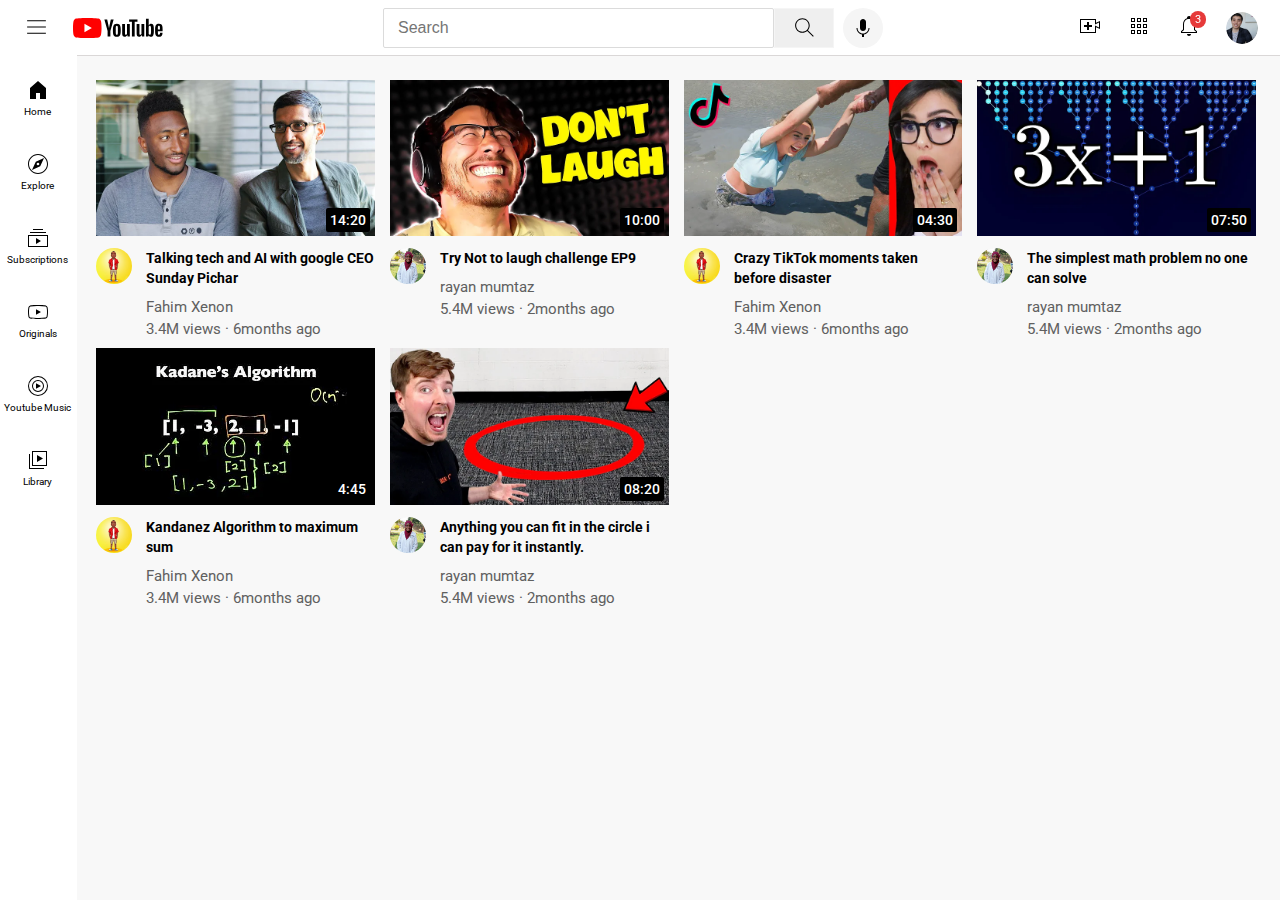
<file: index.html>
<!DOCTYPE html>
<html>
    <head>
        <title>youtube.com clone</title>

        <link rel="preconnect" href="https://fonts.googleapis.com">
        <link rel="preconnect" href="https://fonts.gstatic.com" crossorigin>
        <link href="https://fonts.googleapis.com/css2?family=Roboto:ital,wght@0,500;0,700;0,900;1,400&display=swap" rel="stylesheet">

        <link rel="stylesheet" href="styles/general.css">
        <link rel="stylesheet" href="styles/header.css">
        <link rel="stylesheet" href="styles/video.css">
        <link rel="stylesheet" href="styles/sidebar.css">
    </head>
    <body>
        <header class="header">
            <div class="left-section">
                <img class="hamburger-menu" src="icons/hamburger-menu.svg" alt="">
                <img class="youtube-logo" src="icons/youtube-logo.svg" alt="">
            </div>
            <div class="middle-section">
                <input class="search_bar" type="text" placeholder="Search" >
                <button class="search-icon-button">
                    <img class="search-icon" src="icons/search.svg" alt="">
                    <div class="tooltip">Search</div>
                    <!--put a position absolute inside a position relative -->
                </button>
                <button class="voice-search-button">
                    <img class="voice-search-icon" src="icons/voice-search-icon.svg" alt="">
                    <div class="tooltip">voice search</div>
                </button>
            </div>
            <div class="right-section">
                <div class="upload-icon-container">
                    <img class="upload-icon" src="icons/upload.svg" alt="">
                    <div class="tooltip">Create</div>
                </div>
                <div class="youtube-apps-icon-container">
                    <img class="youtube-apps-icon" src="icons/youtube-apps.svg" alt="">
                    <div class="tooltip">More Apps</div>
                </div>
                
                <div class="notifications-icon-container">
                    <img class="notifications-icon" src="icons/notifications.svg" alt="">
                    <div class="notifications-count">3</div>
                    <div class="tooltip">Notifications</div>

                </div>
                <img class="current-user-picture" src="chanel pictures/my-channel.jpeg" alt="">
            </div>
        </header>

        <nav class="sidebar">
            <div class="sidebar-link">
                <img src="icons/home.svg" alt="">
                <div>Home</div>
            </div>
            <div class="sidebar-link">
                <img src="icons/explore.svg" alt="">
                <div>Explore</div>
            </div>
            <div class="sidebar-link">
                <img src="icons/subscriptions.svg" alt="">
                <div>Subscriptions</div>
            </div>
            <div class="sidebar-link">
                <img src="icons/originals.svg" alt="">
                <div>Originals</div>
            </div>
            <div class="sidebar-link">
                <img src="icons/youtube-music.svg" alt="">
                <div>Youtube Music</div>
            </div>
            <div class="sidebar-link">
                <img src="icons/library.svg" alt="">
                <div>Library</div>
            </div>
        </nav>

                    <!-- the input tag is used for the creation of search boxes 
                we can use the text and check box type for the input -->
        <main>
            <section class="video-grid">
                <div class="video_preview1">
        
                    <div class="thumbnail-row">
                        <img class="thumbnail1" src="thumbnails/thumbnail-1.webp" alt="">
                        <div class="video-time">14:20</div>
                    </div>
                    <div class="video-info-grid">
                        <div class="chanel-picture">
                            <img class="jafar" src="chanel pictures/jafar.jpg" alt="">
                        </div>
                        <div class="video-info">
                        <p class="video_title">
                            Talking tech and AI with google CEO Sunday Pichar
                        </p>
                        <p class="video_author">
                            Fahim Xenon
                        </p>
                        <p class="video_stats">
                            3.4M views &#183; 6months ago
                        </p>                 
                        </div> 
                    </div>      
                </div>
            
                <div class="video_preview2">
                    <!-- the input tag is used for the creation of search boxes 
                    we can use the text and check box type for the input -->
                    <div class="thumbnail-row">
                        <img class="thumbnail2" src="thumbnails/thumbnail-2.webp" alt="">
                        <div class="video-time">10:00</div>
                    </div>
                    <div class="video-info-grid">
                        <div class="chanel-picture">
                            <img class="rahmah" src="chanel pictures/Dr rahmah.jpg" alt="">
                        </div>
                        <div class="video-info">
                            <p class="video_title">
                                Try Not to laugh challenge EP9
                            </p>    
                            <p class="video_author">
                                rayan mumtaz
                            </p>
                            <p class="video_stats">
                                5.4M views &#183; 2months ago 
                            </p>
                        </div>
            
                    </div>
                </div>  
                
                <div class="video_preview1">
            
                    <div class="thumbnail-row">
                        <img class="thumbnail1" src="thumbnails/thumbnail-3.webp" alt="">
                        <div class="video-time">04:30</div>
                    </div>
                    <div class="video-info-grid">
                        <div class="chanel-picture">
                            <img class="jafar" src="chanel pictures/jafar.jpg" alt="">
                        </div>
                        <div class="video-info">
                        <p class="video_title">
                            Crazy TikTok moments taken before disaster
                        </p>
                        <p class="video_author">
                            Fahim Xenon
                        </p>
                        <p class="video_stats">
                            3.4M views &#183; 6months ago
                        </p>                 
                        </div> 
                    </div>      
                </div>
            
                <div class="video_preview2">
                    <!-- the input tag is used for the creation of search boxes 
                    we can use the text and check box type for the input -->
                    <div class="thumbnail-row">
                        <img class="thumbnail2" src="thumbnails/thumbnail-4.webp" alt="">
                        <div class="video-time">07:50</div>
                    </div>
                    <div class="video-info-grid">
                        <div class="chanel-picture">
                            <img class="rahmah" src="chanel pictures/Dr rahmah.jpg" alt="">
                        </div>
                        <div class="video-info">
                            <p class="video_title">
                                The simplest math problem no one can solve
                            </p>    
                            <p class="video_author">
                                rayan mumtaz
                            </p>
                            <p class="video_stats">
                                5.4M views &#183; 2months ago 
                            </p>
                        </div>
            
                    </div>
                </div>
                
                <div class="video_preview1">
            
                    <div class="thumbnail-row">
                        <img class="thumbnail1" src="thumbnails/thumbnail-5.webp" alt="">
                        <div class="video-time">4:45</div>
                    </div>
                    <div class="video-info-grid">
                        <div class="chanel-picture">
                            <img class="jafar" src="chanel pictures/jafar.jpg" alt="">
                        </div>
                        <div class="video-info">
                        <p class="video_title">
                            Kandanez Algorithm to maximum sum 
                        </p>
                        <p class="video_author">
                            Fahim Xenon
                        </p>
                        <p class="video_stats">
                            3.4M views &#183; 6months ago
                        </p>                 
                        </div> 
                    </div>      
                </div>
            
                <div class="video_preview2">
                    <!-- the input tag is used for the creation of search boxes 
                    we can use the text and check box type for the input -->
                    <div class="thumbnail-row">
                        <img class="thumbnail2" src="thumbnails/thumbnail-6.webp" alt="">
                        <div class="video-time">08:20</div>
                    </div>
                    <div class="video-info-grid">
                        <div class="chanel-picture">
                            <img class="rahmah" src="chanel pictures/Dr rahmah.jpg" alt="">
                        </div>
                        <div class="video-info">
                            <p class="video_title">
                                Anything you can fit in the circle i can pay for it instantly. 
                            </p>    
                            <p class="video_author">
                                rayan mumtaz
                            </p>
                            <p class="video_stats">
                                5.4M views &#183; 2months ago 
                            </p>
                        </div>
            
                    </div>
                </div>   
            </section>
        </main>
                            

    </body>
</html>
</file>
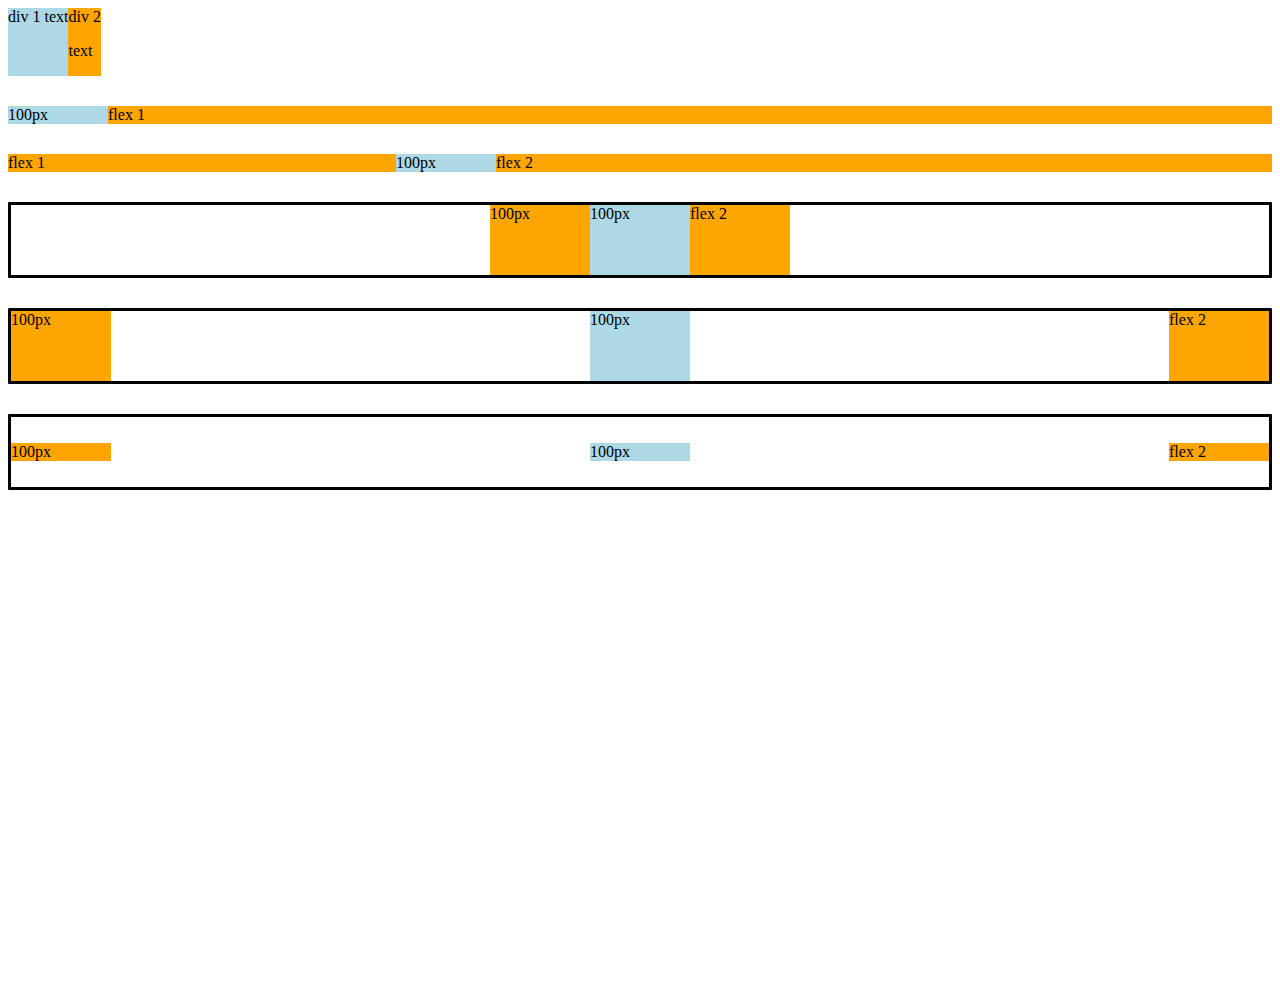
<file: flexbox.html>
<!DOCTYPE html>
<html>
    <head>
        <title>Flexbox Practice</title>
    </head>
    <body style="padding-bottom: 500px;">
        <div style="
            display: flex;
            flex-direction: row;
        ">
            <div style="background-color: lightblue;">div 1 text</div>
            <div style="background-color: orange;">div 2 <p>text</p></div>
        </div>
        <div style="
            margin-top: 30px;
            display: flex;
            flex-direction: row;
        ">
            <div style="background-color: lightblue; width: 100px;">100px</div>
            <div style="background-color: orange; flex: 1;">flex 1</div>
        </div>

        </div>
        <div style="
            margin-top: 30px;
            display: flex;
            flex-direction: row;
        ">
            <div style="background-color: orange; flex: 1;">flex 1</div>
            <div style="background-color: lightblue; width: 100px;">100px</div>
            <div style="background-color: orange; width: 100px; flex: 2;">flex 2</div>
        </div>

        <div style="
            height: 70px;
            border-radius: 1px;
            border-style: solid;
            border-color: black;
            margin-top: 30px;
            display: flex;
            flex-direction: row;
            justify-content: center;
        ">
        <div style="background-color: orange; width: 100px;">100px</div>
        <div style="background-color: lightblue; width: 100px;">100px</div>
        <div style="background-color: orange; width: 100px; ">flex 2</div>
        </div>

        <div style="
        height: 70px;
        border-radius: 1px;
        border-style: solid;
        border-color: black;
        margin-top: 30px;
        display: flex;
        flex-direction: row;
        justify-content: space-between;
        ">
        <div style="background-color: orange; width: 100px;">100px</div>
        <div style="background-color: lightblue; width: 100px;">100px</div>
        <div style="background-color: orange; width: 100px; ">flex 2</div>
        </div>

        <div style="
        height: 70px;
        border-radius: 1px;
        border-style: solid;
        border-color: black;
        margin-top: 30px;
        display: flex;
        flex-direction: row;
        align-items: center;
        justify-content: space-between;
        ">
        <div style="background-color: orange; width: 100px;">100px</div>
        <div style="background-color: lightblue; width: 100px;">100px</div>
        <div style="background-color: orange; width: 100px; ">flex 2</div>
        </div>
    </body>
</html>
</file>
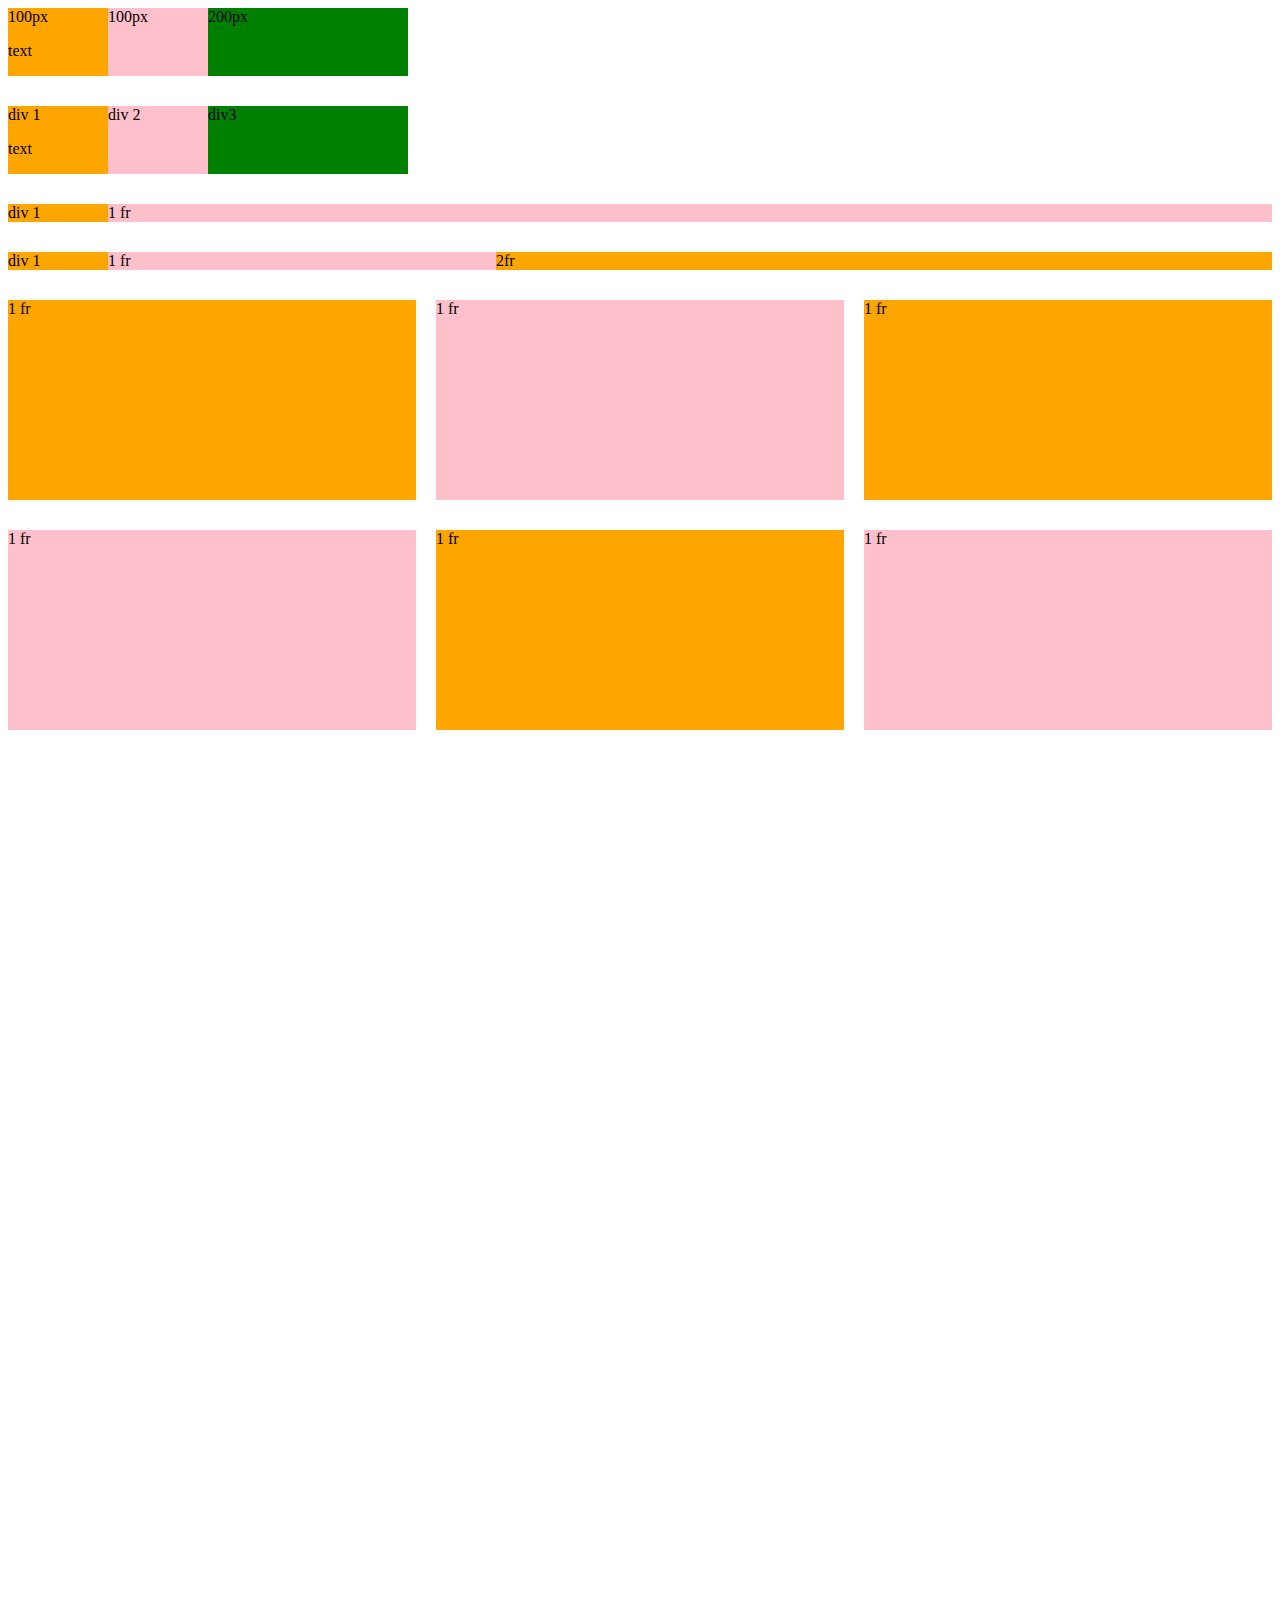
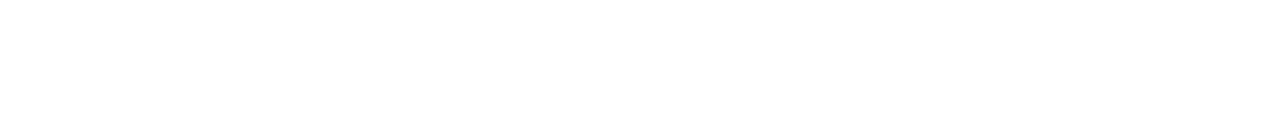
<file: grid.html>
<!DOCTYPE html>
<html >
<head>
    <title>Grid Practice</title>
</head>
<body style="padding-bottom: 1000px;">
    <div style="
    display: grid;
    grid-template-columns: 100px 100px 200px;
    ">
        <div style="background-color: orange;"> 100px <p>text</p></div>
        <div style="background-color: pink;"> 100px </div>
        <div style="background-color: green;"> 200px </div>
    </div>

    <div style="
        margin-top: 30px;
        display: grid;
        grid-template-columns: 100px 100px 200px;
        ">
            <div style="background-color: orange;"> div 1 <p>text</p></div>
            <div style="background-color: pink;">div 2</div>
            <div style="background-color: green;"> div3</div>
    </div> 

        <div style="
        margin-top: 30px;
        display: grid;
        grid-template-columns: 100px 1fr;
        ">
            <div style="background-color: orange;"> div 1 </div>
            <div style="background-color: pink;">1 fr</div>
        </div> 

        <div style="
        margin-top: 30px;
        display: grid;
        grid-template-columns: 100px 1fr 2fr;
        ">
            <div style="background-color: orange;"> div 1 </div>
            <div style="background-color: pink;">1 fr</div>
            <div style="background-color: orange;"> 2fr </div>
        </div> 

        <div style="
        margin-top: 30px;
        display: grid;
        grid-template-columns: 1fr 1fr 1fr;
        column-gap: 20px;
        row-gap: 30px;
        ">
            <div style="background-color: orange; height: 200px;"> 1 fr  </div>
            <div style="background-color: pink;  height: 200px">1 fr</div>
            <div style="background-color: orange;  height: 200px"> 1 fr </div>
            <div style="background-color: pink;  height: 200px">1 fr</div>
            <div style="background-color: orange;  height: 200px"> 1 fr </div>
            <div style="background-color: pink;  height: 200px">1 fr</div>
        </div> 
</body>
</html>
</file>
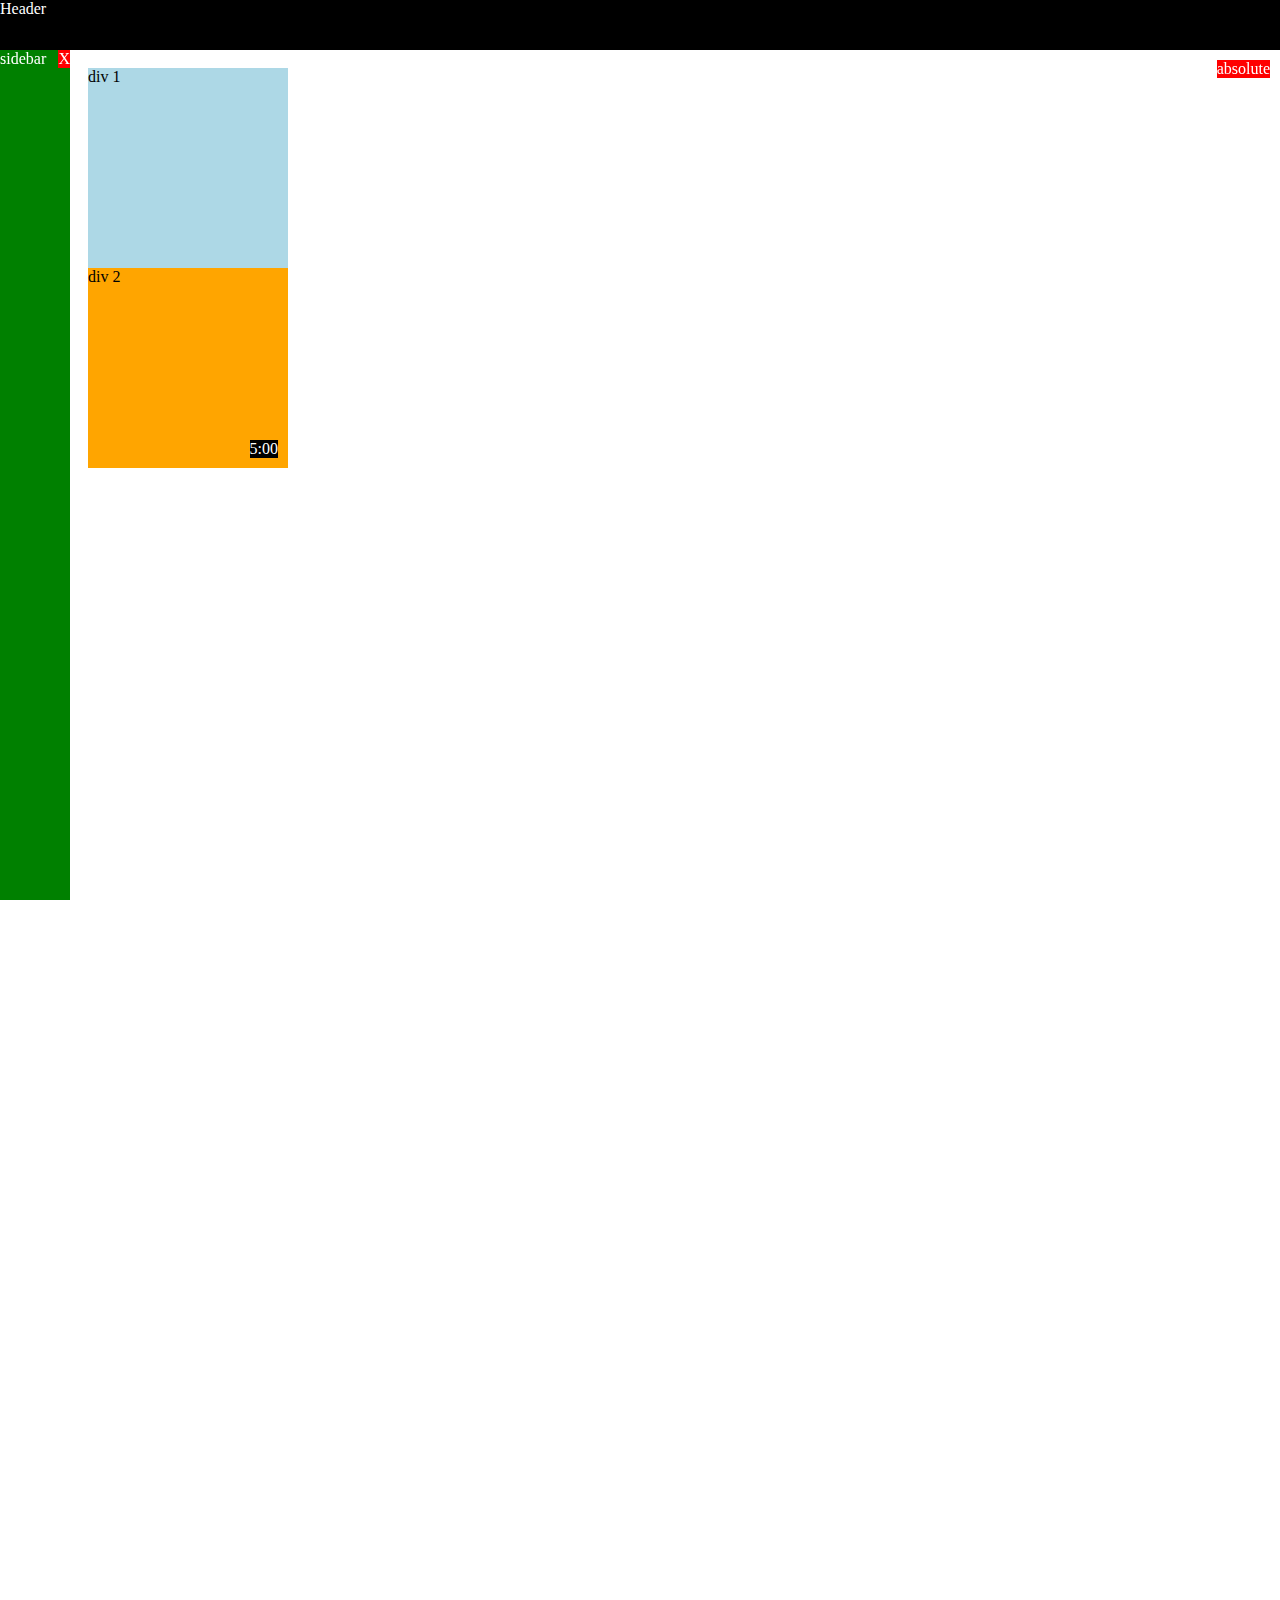
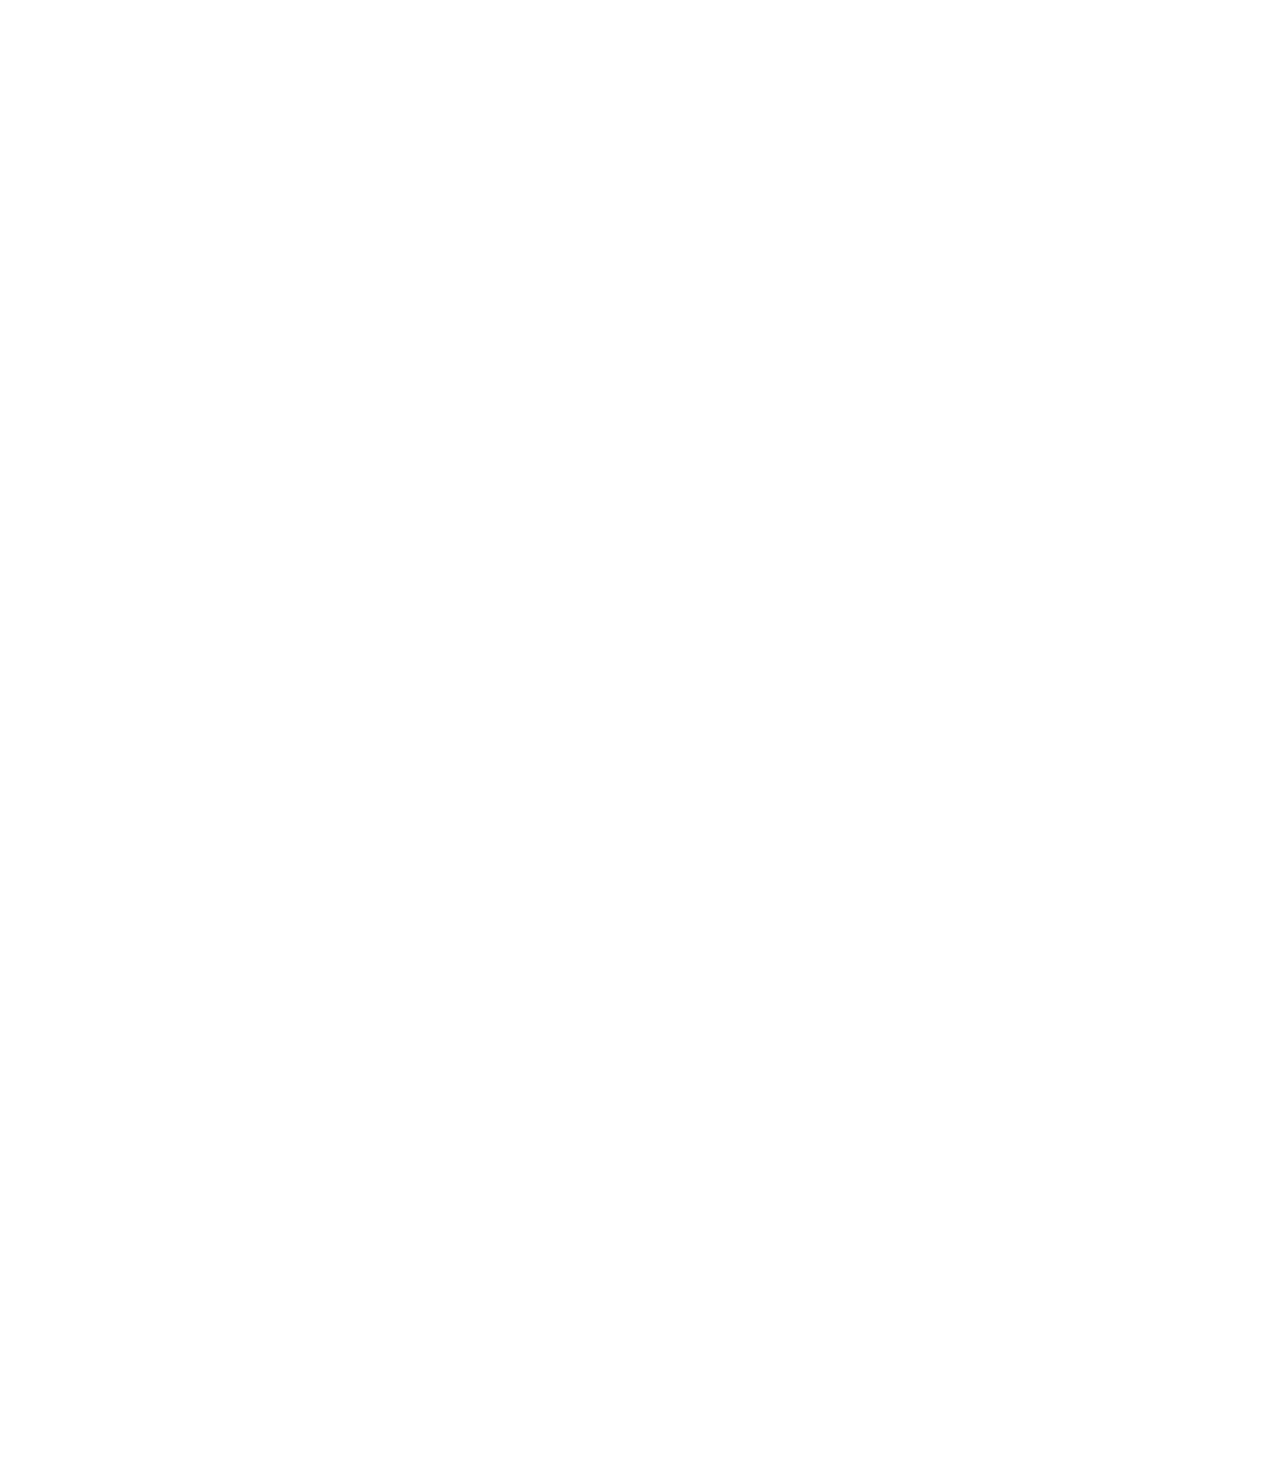
<file: position.html>
<!DOCTYPE html>
<html>
    <head>
        <title>Position practice</title>
    </head>
    <body style="height: 3000px;
    padding-top: 60px;
    padding-left: 80px;
    ">
        <div style="
            background-color: black;
            color: white;
            position: fixed;
            top: 0px;
            left: 0px;
            right: 0px;
            height: 50px;
            bottom: 100px;
            z-index: 1;
            ">
            Header
        </div>

        <div style="
            background-color: green;
            color: white;
            position: fixed;
            bottom: 0;
            left: 0;
            top: 50px;
            padding-right: 20px;
            width: 50px;
        ">

            <div style="
            position: absolute;
            background-color: red;
            color: white;
            top: 0px;
            right: 0px;
            z-index: 2;
            ">
                X
            </div>

            sidebar
        </div>

        <div style="
        position: absolute;
        background-color: red;
        color: white;
        top: 60px;
        right: 10px;
        z-index: 2;
        ">
            absolute
        </div>

       <div 
            style="background-color: lightblue;
            height: 200px;
            width: 200px;
            position: static;
            ">
            div 1
       </div>
       <div style="
        background-color: orange;
        height: 200px;
        width: 200px;
        position: relative;
        ">
            div 2

            <div style="
            position: absolute;
            background-color: black;
            color: white;
            bottom: 10px;
            right: 10px;
            ">
                5:00
            </div>
    

        </div>  
    </body>
</html>
</file>
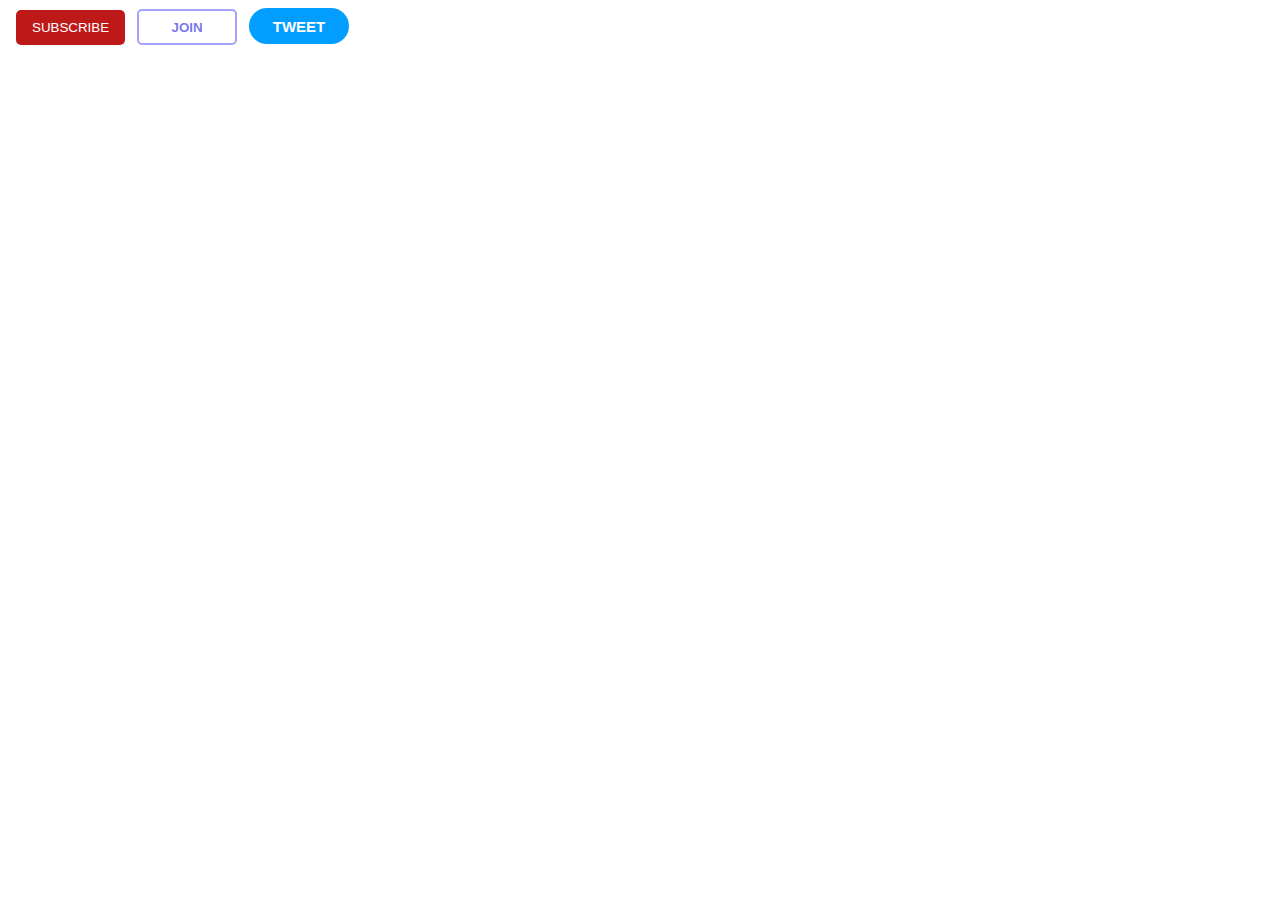
<file: intro_to_html/buttons.html>
<!DOCTYPE html>
<html>
    <head>
        <title>Buttons Practice</title>
        <link rel="stylesheet" href="buttons.css">
        <!-- the link attribute is a void html element wc has no closing tag -->
    </head>
    <body>
        <button class="subscribe-button">
            SUBSCRIBE
        </button>
        
        <button class="join-button"> 
            JOIN
        </button>
        
        
        <button class="tweet-button"> 
            TWEET
        </button>
    </body>
</html>
</file>
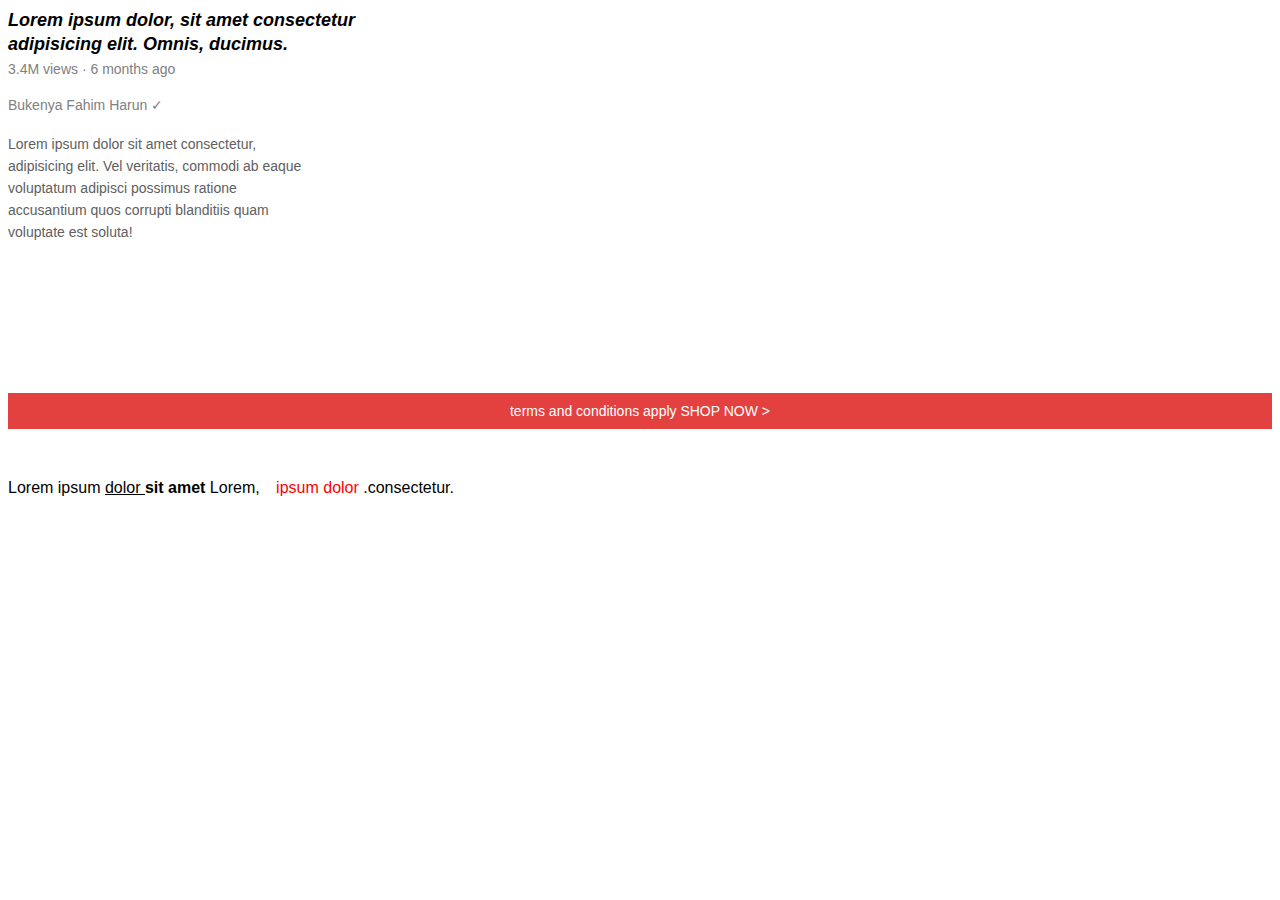
<file: intro_to_html/text.html>
<!DOCTYPE html>
<html>
    <head>
        <title>Text Practice</title>
        <link rel="stylesheet" href="text.css">
    </head>
    <body>
        <p class="video-title">
            Lorem ipsum dolor, sit amet consectetur adipisicing elit. Omnis, ducimus.
        </p>
        
        <p class="video-stats">
            <!-- to get an html entity(like signs) like a dot, we can google it  -->
            3.4M views &#183; 6 months ago
        </p>
        
        <p class="video-author">
            Bukenya Fahim Harun &#10003;
        </p>
        
        <p class="video-descrip">
            Lorem ipsum dolor sit amet consectetur, adipisicing elit.
            Vel veritatis, commodi ab eaque voluptatum adipisci possimus ratione accusantium quos corrupti blanditiis quam voluptate est soluta!
        </p>
        
        <p class="apple-text">
            terms and conditions apply <span class="shop">SHOP NOW  &#62;</span> 
        </p>
        
        <p>
            Lorem ipsum  <u> dolor </u> <strong>sit amet</strong> Lorem, <span class="span-example">ipsum dolor</span> .consectetur.
        </p>
        
        <!-- u is for underline -->
        <!-- span is useful because we can give it a class -->
    </body>
</html>
</file>
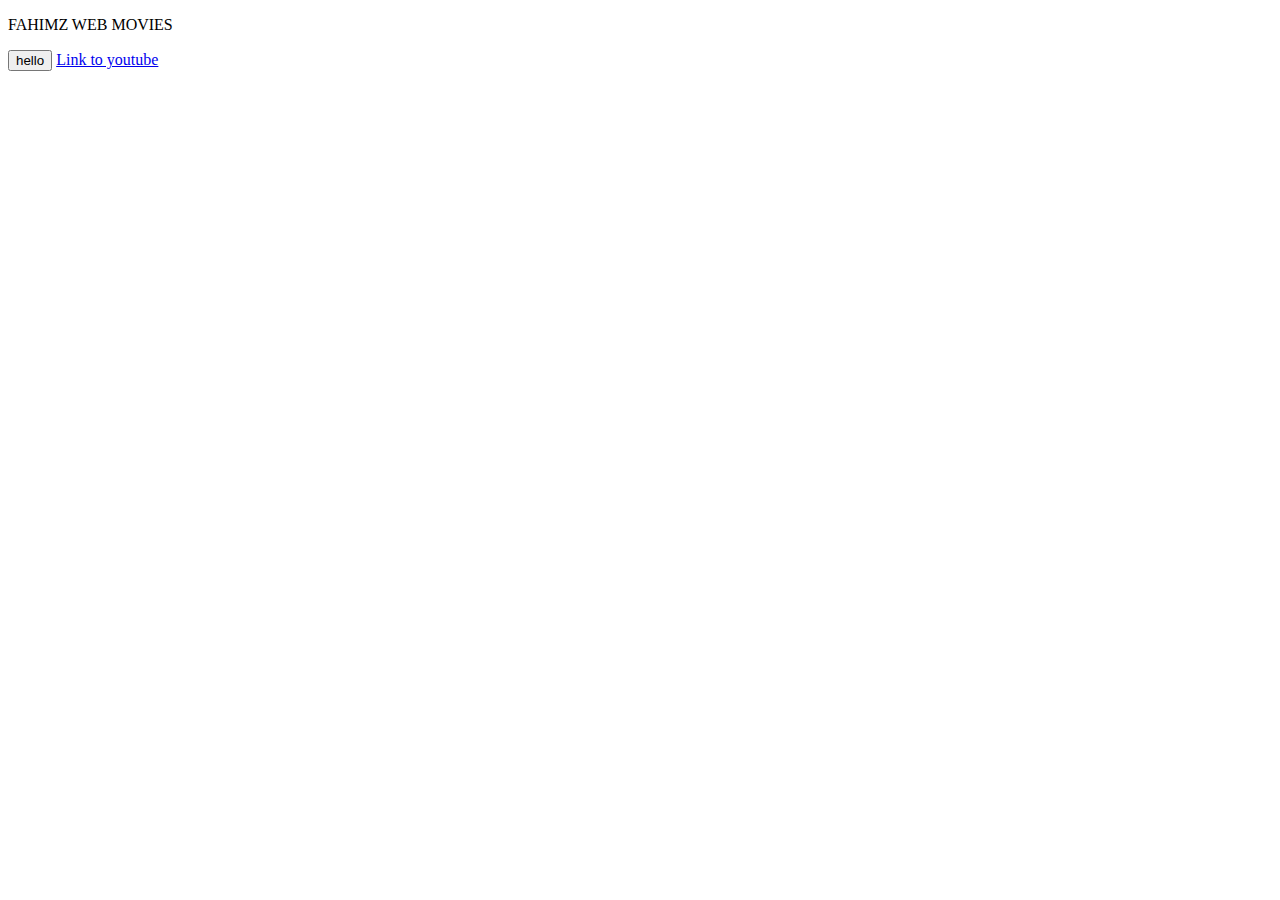
<file: intro_to_html/website.html>
<!DOCTYPE html>
<html lang="en">
<head>
    <title>First Website</title>
</head>
<body>
    <p>
        FAHIMZ WEB MOVIES 
   </p>
   
   <button>
       hello
   </button>
   
   <a href="https://www.youtube.com" target="_blank">
       Link to youtube
   </a>  
   <!-- target and blank forms a new tab on the link -->
</body>
</html>
</file>
<file: styles/general.css>
p {
    margin-top: 0;
    margin-bottom: 0;
}
body {
    font-family: Roboto, Arial;
    margin: 0;
    padding-top: 80px;
    padding-left: 96px;
    padding-right: 24px;
    background-color: rgb(248, 248, 248);
}
</file>
<file: styles/header.css>
.header {
    height: 55px;
    display: flex;
    flex-direction: row;
    justify-content: space-between;

    position: fixed;
    top: 0;
    left: 0;
    right: 0;

    background-color: white;
    border-bottom-width: 1px;
    border-bottom-style: solid;
    border-bottom-color: rgb(218, 215, 215);
    z-index: 100;
}
.left-section {
    display: flex;
    align-items: center;
}
.hamburger-menu {
    height: 25px;
    margin-left: 24px;
    margin-right: 24px;
}
.youtube-logo {
    height: 20px;
}
.middle-section {
    flex: 1;
    margin-left: 60px;
    margin-right: 35px;
    max-width: 500px;
    display: flex;
    align-items: center;
}
.search_bar {
    flex: 1;
    height: 36px;
    padding-left: 14px;
    font-size: 16px;
    border: 1px solid rgb(219, 219, 219);
    border-radius: 2px;
    box-shadow: inset 1px 2px 3px 
    rgba (0, 0, 0, 0.05);
    width: 0;
}
.search-icon {
    height: 25px;
}
.search_bar::placeholder {
    font-size: 16px;
}
.voice-search-button {
    height: 40px;
    width: 40px;
    margin-left: 10px;
    border-radius: 20px;
    border: none;
    background-color: rgb(245, 245, 245);
}
.search-icon-button {
    height: 40px;
    width: 60px;
    border-width: 1px;
    border-style: solid;
    border-color: rgb(245, 245, 245);
    margin-right: -1px;
}
.voice-search-button,
.search-icon-button {
    display: flex;
    justify-content: center;
    align-items: center;
    position: relative;
}
.notifications-icon-container .tooltip,
.search-icon-button .tooltip,
.voice-search-button .tooltip,
.upload-icon-container .tooltip,
.youtube-apps-icon-container .tooltip {
    position: absolute;
    color: white;
    background-color: rgb(15, 15, 15);

    padding-bottom: 4px;
    padding-top: 4px;
    padding-left: 8px;
    padding-right: 8px;
    border-radius: 2px;
    font-size: 12px;
    bottom: -30px;
    opacity: 0;
    transition: 0.15s;
    pointer-events: none;
    white-space: nowrap;
}
.search-icon-button,
.voice-search-button,
.upload-icon-container,
.youtube-apps-icon-container,
.notifications-icon-container {
    position: relative;
}
.search-icon-button:hover .tooltip,
.voice-search-button:hover .tooltip,
.upload-icon-container:hover .tooltip,
.youtube-apps-icon-container:hover .tooltip,
.notifications-icon-container:hover .tooltip {
    opacity: 1;
}
.voice-search-icon {
    height: 24px;
    background-color: rgb(245, 245, 245);

}
.right-section {
    width: 180px;
    margin-right: 22px;
    display: flex;
    align-items: center;
    justify-content: space-between;
    flex-shrink: 0;
}
.upload-icon {
    height: 24px;
}
.youtube-apps-icon {
    height: 24px;
}
.notifications-icon {
    height: 24px;
}
.notifications-icon-container {
    position: relative;
}
.notifications-count {
    position: absolute;
    top: -3px;
    right: -5px;
    color: white;
    background-color: rgb(230, 58, 58);
    font-size: 11px;
    padding-left: 5px;
    padding-right: 5px;
    padding-top: 2px;
    padding-bottom: 2px;
    border-radius: 10px;
}
.current-user-picture {
    height: 32px;
    border-radius: 16px;
}
</file>
<file: styles/video.css>
.thumbnail1 {
    width: 100%;
}
.video_title {
    font-weight: bold;
    margin-top: 0;
    font-size: 14px;
    line-height: 20px;
    margin-bottom: 10px;

}
.video_author, 
.video_stats {
    font-size: 15px;
    color: rgb(96, 96, 96);
}
.video_author {
    margin-bottom: 4px;
}

.thumbnail2 {
    width: 100%;
}
.jafar {
    width: 36px;
    border-radius: 50px;
}
.rahmah {
    width: 36px;
    border-radius: 50px;
}
.video-info-grid {
    display: grid;
    grid-template-columns: 50px 1fr;

}
.video-grid {
    display: grid;
    grid-template-columns: 1fr 1fr 1fr;
    column-gap: 15px;
    row-gap: 10px;
}
@media (max-width: 750px) {
    .video-grid {
        grid-template-columns: 1fr 1fr;
    }
}
@media (max-width: 751px) and (min-width:999px) {
    .video-grid {
        grid-template-columns: 1fr 1fr;
    }
}
@media (min-width: 1000px) {
    .video-grid {
        grid-template-columns: 1fr 1fr 1fr 1fr;
    }
}
.thumbnail-row {
    margin-bottom: 8px;
    position: relative;

}
.video-time {
    font-size: 14px;
    font-weight: 500;
    padding: 4px;
    /* the first padding is for top the next for sides */
    border-radius: 2px;
    background-color: black;
    color: white;
    position: absolute;
    bottom: 8px;
    right: 5px;

}
</file>
<file: styles/sidebar.css>
.sidebar {
    position: fixed;
    left: 0;
    bottom: 0;
    top: 55px;
    background-color: white;
    width: 75px;
    padding-right: 2px;
    z-index: 200;
    padding-top: 5px;
}
.sidebar-link {
    height: 74px;
    display: flex;
    justify-content: center;
    align-items: center;
    flex-direction: column;
    cursor: pointer;
}
.sidebar-link:hover {
    background-color: rgb(238, 230, 230);
}
.sidebar-link  img  {
    height: 24px;
    margin-bottom: 4px;
}
.sidebar-link div {
    font-size: 10px;
}
</file>
<file: intro_to_html/buttons.css>
.subscribe-button {
    background-color: rgb(190, 25, 25);
    color: white;
    border: none;
    padding-top: 10px;
    padding-bottom: 10px;
    padding-left: 16px;
    padding-right: 16px;
    border-radius: 5px;
    cursor: pointer;
    margin-left: 8px;
    transition: opacity 0.15s;
}

.subscribe-button:hover{
    opacity: 0.8;
}

.subscribe-button:active{
    opacity: 0.4;
}

.join-button{
    background-color: white;
    color: rgba(111, 111, 236, 0.945);
    border-color: rgb(163, 163, 255);
    border-style: solid;
    height: 36px;
    width: 100px;
    border-radius: 5px;
    cursor: pointer;
    font-weight: bold;
    margin-left: 8px;
    transition: background-color 0.15s,
     color 0.15s;
    
}
/* the transition button is put in the .join-button not the .join-button:hover */
.join-button:hover{
    background-color: rgba(111, 111, 236, 0.945);
    color: white;
}

.join-button:active{
    opacity: 0.7;
}

.tweet-button{
    background-color: rgb(2, 158, 255);
    color: white;
    border: none;
    height: 36px;
    width: 100px;
    font-weight: bold; 
    font-size: 15px;
    border-radius: 18px;
    cursor: pointer;  
    margin-left: 8px;
}

.tweet-button:hover{
    box-shadow: 5px 5px 10px rgba(0, 0, 0, 0.15);
    /* in rgba the a value means opacity */
}
</file>
<file: intro_to_html/text.css>
p {
    font-family: Arial;
    margin-top: 0;
    margin-bottom: 0;
}

.video-title{
    font-size: 18px;
    font-weight: bold;
    font-style: italic;
    width: 400px;
    line-height: 24px;
    margin-bottom: 5px;
}
.video-stats{
    font-size: 14px;
    color: gray;
    margin-bottom: 20px;
}

.video-author {
    color: gray;
    font-size: 14px;
    margin-bottom: 20px;
}

.video-descrip {
    font-size: 14px;
    color: rgb(96, 96, 96);
    width: 300px;
    line-height: 22px;
    margin-bottom: 150px;
}

.apple-text {
    margin-bottom: 50px;
    font-size: 14px;
    background-color: rgb(227, 65, 64);
    color: white;
    text-align: center;
    padding-top: 10px;
    padding-bottom: 10px;

}

.span-example {
    color: red;
    margin-left: 12px;
}

.shop:hover {
    text-decoration: underline;
    cursor: pointer;
}
</file>
